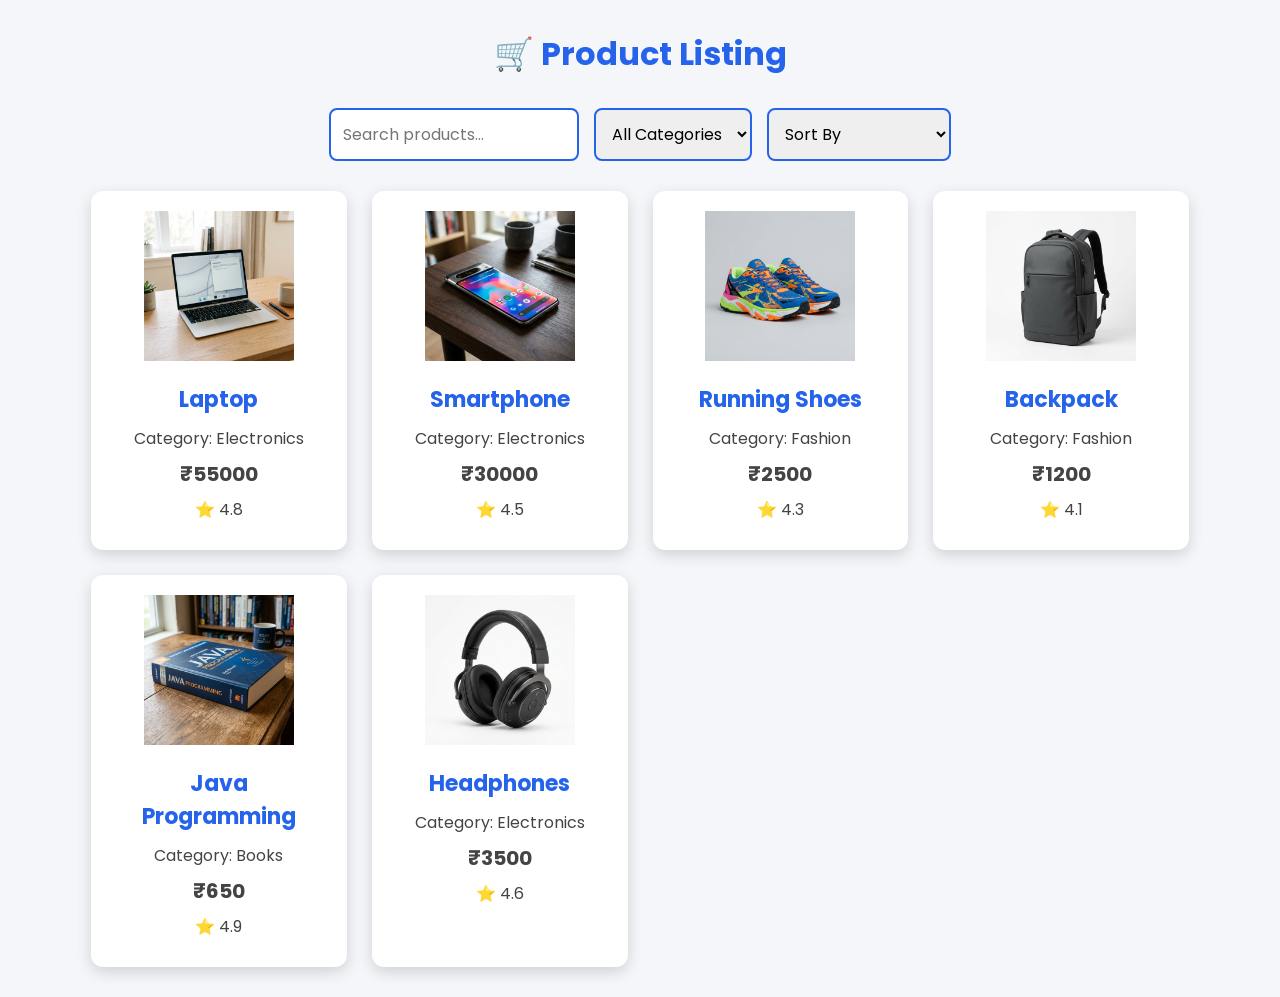
<file: Product-Listing/index.html>
<!DOCTYPE html>
<html lang="en">
<head>
    <meta charset="UTF-8">
    <meta name="viewport" content="width=device-width, initial-scale=1.0">
    <title>Product Listing</title>

    <link rel="stylesheet" href="style.css">
</head>
<body>

<div class="container">

    <h1>🛒 Product Listing</h1>

    <div class="controls">

        <input
            type="text"
            id="search"
            placeholder="Search products...">

        <select id="category">

            <option value="All">All Categories</option>
            <option value="Electronics">Electronics</option>
            <option value="Fashion">Fashion</option>
            <option value="Books">Books</option>

        </select>

        <select id="sort">

            <option value="default">Sort By</option>
            <option value="low">Price: Low to High</option>
            <option value="high">Price: High to Low</option>
            <option value="rating">Rating</option>

        </select>

    </div>

    <div id="productContainer">

    </div>

</div>

<script src="script.js"></script>

</body>
</html>
</file>
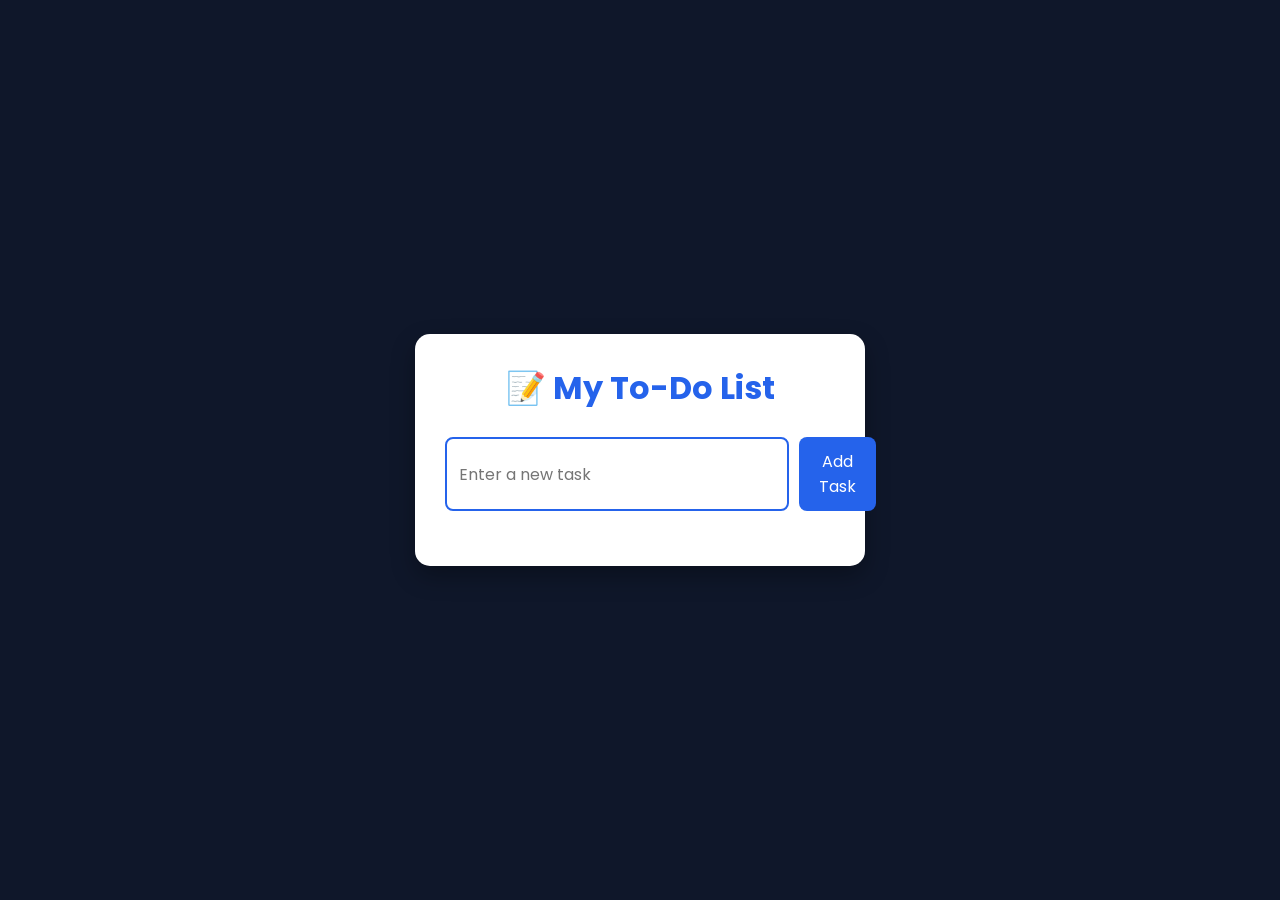
<file: Todo-App/index.html>
<!DOCTYPE html>
<html lang="en">
<head>
    <meta charset="UTF-8">
    <meta name="viewport" content="width=device-width, initial-scale=1.0">
    <title>To-Do List App</title>

    <link rel="stylesheet" href="style.css">
</head>
<body>

<div class="container">

    <h1>📝 My To-Do List</h1>

    <div class="input-box">

        <input
            type="text"
            id="taskInput"
            placeholder="Enter a new task">

        <button id="addBtn">
            Add Task
        </button>

    </div>

    <ul id="taskList">

    </ul>

</div>

<script src="script.js"></script>

</body>
</html>
</file>
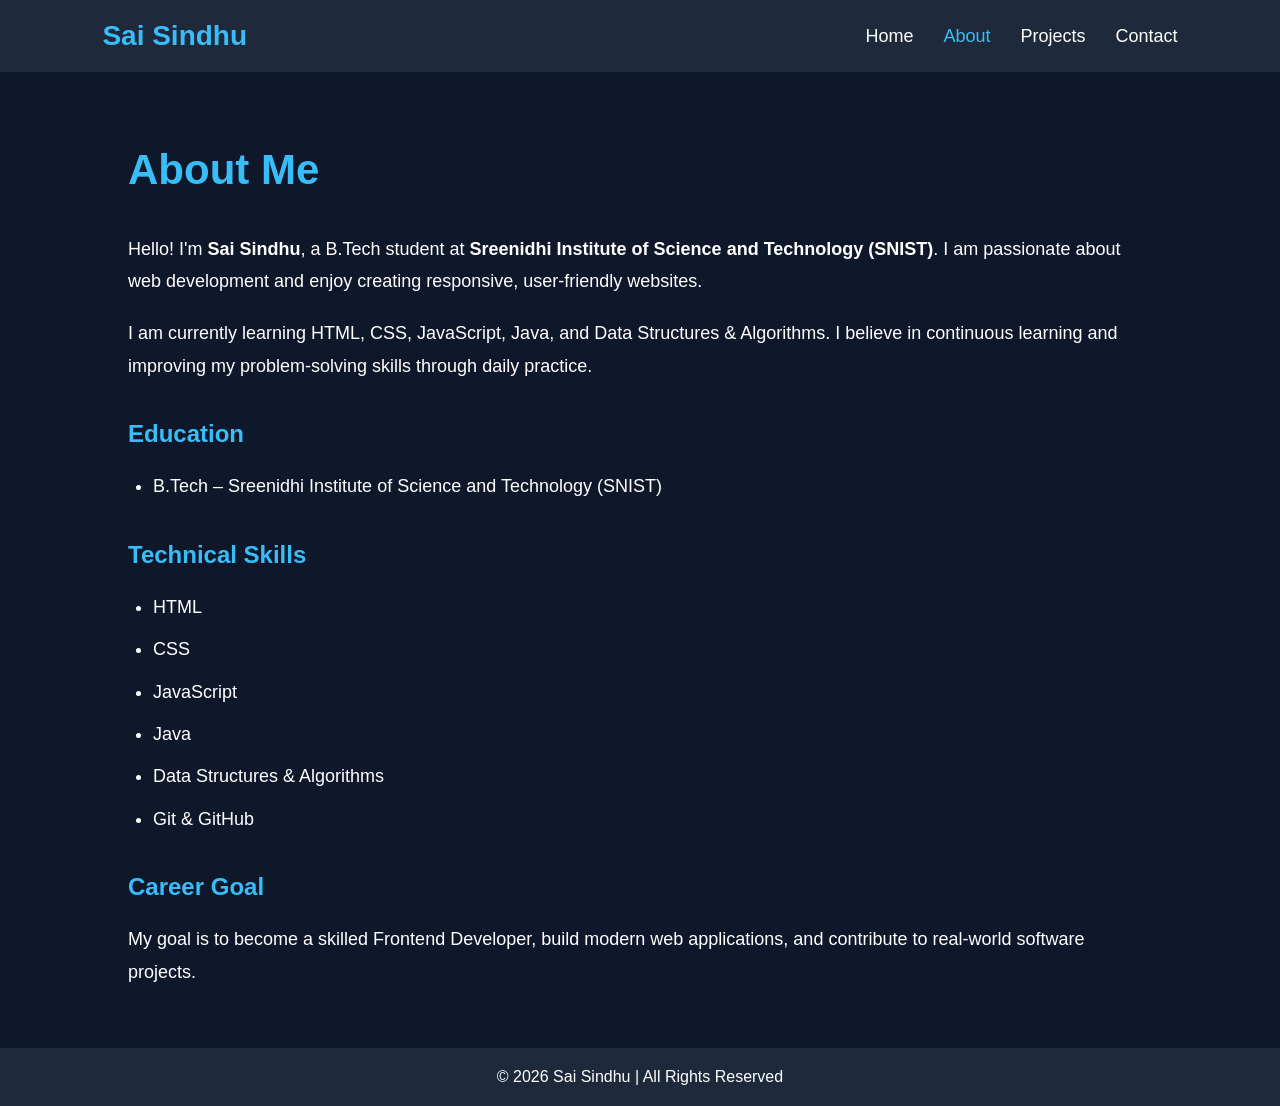
<file: Portfolio-Website/about.html>
<!DOCTYPE html>
<html lang="en">
<head>
    <meta charset="UTF-8">
    <meta name="viewport" content="width=device-width, initial-scale=1.0">
    <title>About | Sai Sindhu</title>

    <link rel="stylesheet" href="style.css">
</head>

<body>

<header>
    <nav class="navbar">

        <h2 class="logo">Sai Sindhu</h2>

        <ul class="nav-links">
            <li><a href="index.html">Home</a></li>
            <li><a href="about.html" class="active">About</a></li>
            <li><a href="projects.html">Projects</a></li>
            <li><a href="contact.html">Contact</a></li>
        </ul>

    </nav>
</header>

<section class="about">

    <h1>About Me</h1>

    <p>
        Hello! I'm <strong>Sai Sindhu</strong>, a B.Tech student at
        <strong>Sreenidhi Institute of Science and Technology (SNIST)</strong>.
        I am passionate about web development and enjoy creating responsive,
        user-friendly websites.
    </p>

    <p>
        I am currently learning HTML, CSS, JavaScript, Java, and Data
        Structures & Algorithms. I believe in continuous learning and
        improving my problem-solving skills through daily practice.
    </p>

    <h2>Education</h2>

    <ul>
        <li>B.Tech – Sreenidhi Institute of Science and Technology (SNIST)</li>
    </ul>

    <h2>Technical Skills</h2>

    <ul>
        <li>HTML</li>
        <li>CSS</li>
        <li>JavaScript</li>
        <li>Java</li>
        <li>Data Structures & Algorithms</li>
        <li>Git & GitHub</li>
    </ul>

    <h2>Career Goal</h2>

    <p>
        My goal is to become a skilled Frontend Developer, build modern web
        applications, and contribute to real-world software projects.
    </p>

</section>

<footer>

    <p>© 2026 Sai Sindhu | All Rights Reserved</p>

</footer>

</body>
</html>
</file>
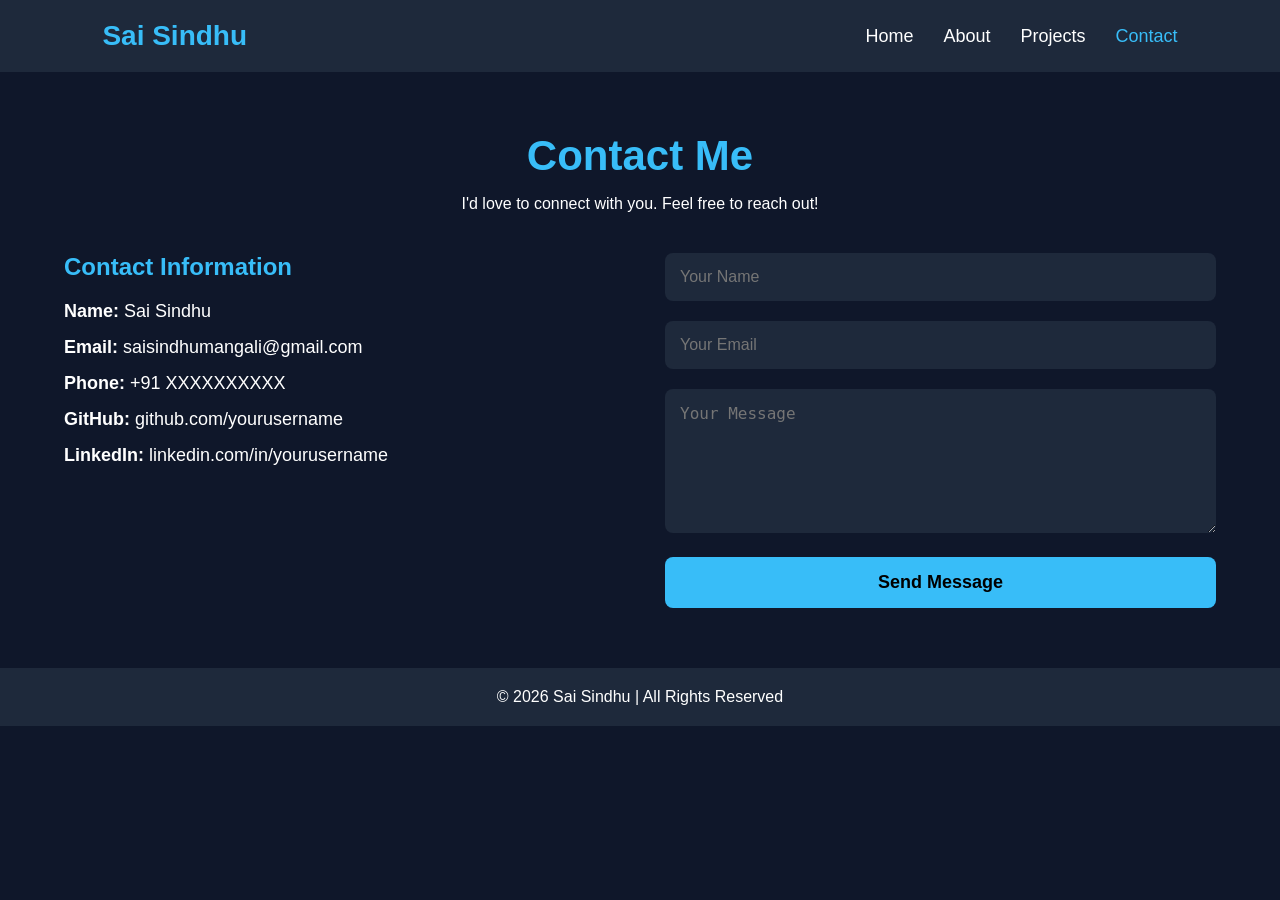
<file: Portfolio-Website/contact.html>
<!DOCTYPE html>
<html lang="en">

<head>
    <meta charset="UTF-8">
    <meta name="viewport" content="width=device-width, initial-scale=1.0">
    <title>Contact | Sai Sindhu</title>

    <link rel="stylesheet" href="style.css">
</head>

<body>

    <nav class="navbar">

        <h2 class="logo">Sai Sindhu</h2>

        <ul class="nav-links">

            <li><a href="index.html">Home</a></li>

            <li><a href="about.html">About</a></li>

            <li><a href="projects.html">Projects</a></li>

            <li><a href="contact.html" class="active">Contact</a></li>

        </ul>

    </nav>

    <section class="contact">

        <h1>Contact Me</h1>

        <p>I'd love to connect with you. Feel free to reach out!</p>

        <div class="contact-container">

            <div class="contact-info">

                <h2>Contact Information</h2>

                <p><strong>Name:</strong> Sai Sindhu</p>

                <p><strong>Email:</strong> saisindhumangali@gmail.com</p>

                <p><strong>Phone:</strong> +91 XXXXXXXXXX</p>

                <p><strong>GitHub:</strong> github.com/yourusername</p>

                <p><strong>LinkedIn:</strong> linkedin.com/in/yourusername</p>

            </div>

            <form class="contact-form">

                <input type="text" placeholder="Your Name" required>

                <input type="email" placeholder="Your Email" required>

                <textarea rows="6" placeholder="Your Message" required></textarea>

                <button type="submit">Send Message</button>

            </form>

        </div>

    </section>

    <footer>

        <p>© 2026 Sai Sindhu | All Rights Reserved</p>

    </footer>

    <script src="script.js"></script>

</body>

</html>
</file>
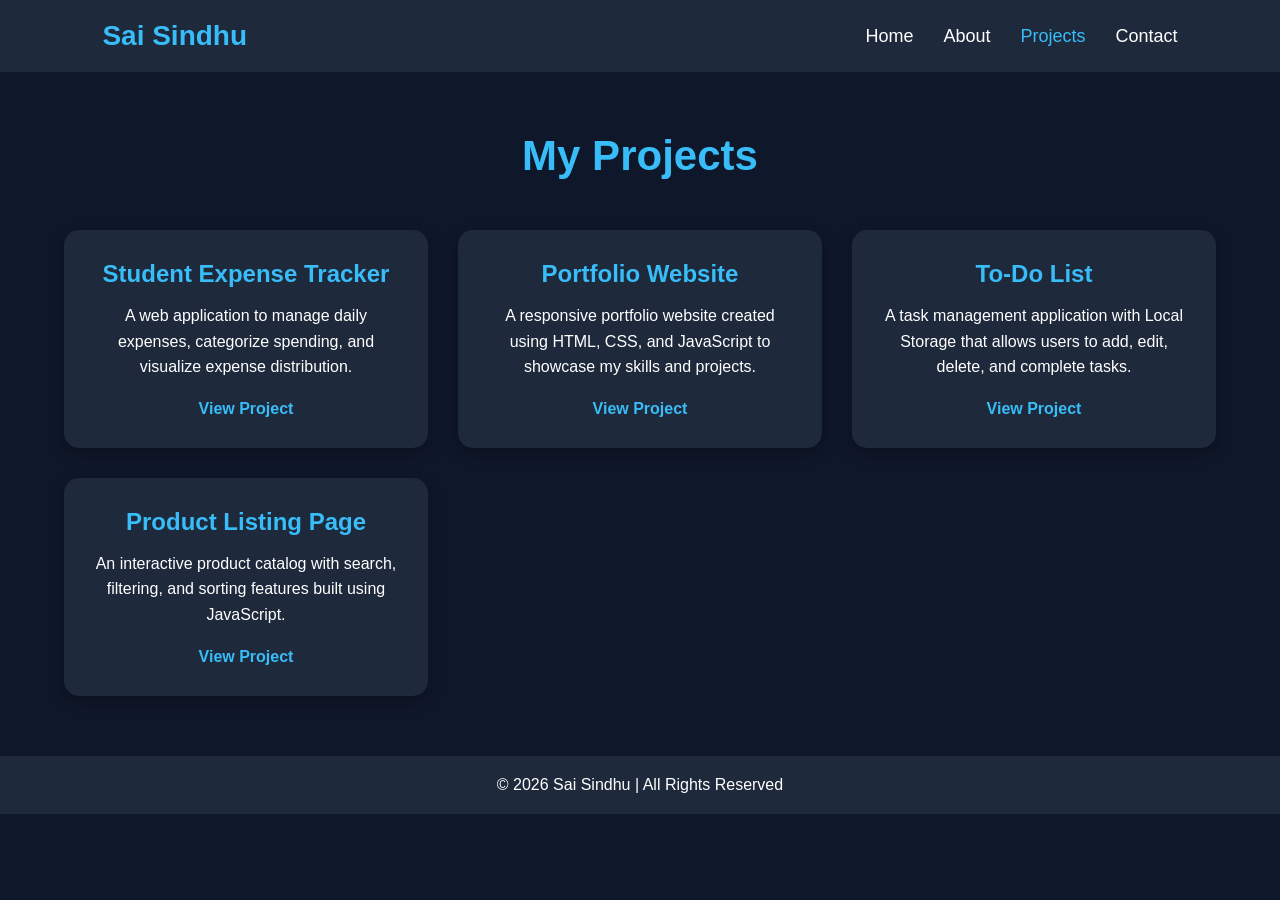
<file: Portfolio-Website/projects.html>
<!DOCTYPE html>
<html lang="en">

<head>
    <meta charset="UTF-8">
    <meta name="viewport" content="width=device-width, initial-scale=1.0">
    <title>Projects | Sai Sindhu</title>

    <link rel="stylesheet" href="style.css">
</head>

<body>

    <nav class="navbar">

        <h2 class="logo">Sai Sindhu</h2>

        <ul class="nav-links">

            <li><a href="index.html">Home</a></li>

            <li><a href="about.html">About</a></li>

            <li><a href="projects.html" class="active">Projects</a></li>

            <li><a href="contact.html">Contact</a></li>

        </ul>

    </nav>

    <section class="projects">

        <h1>My Projects</h1>

        <div class="project-container">

            <div class="card">

                <h2>Student Expense Tracker</h2>

                <p>
                    A web application to manage daily expenses, categorize spending,
                    and visualize expense distribution.
                </p>

                <a href="#">View Project</a>

            </div>

            <div class="card">

                <h2>Portfolio Website</h2>

                <p>
                    A responsive portfolio website created using HTML, CSS, and
                    JavaScript to showcase my skills and projects.
                </p>

                <a href="#">View Project</a>

            </div>

            <div class="card">

                <h2>To-Do List</h2>

                <p>
                    A task management application with Local Storage that allows
                    users to add, edit, delete, and complete tasks.
                </p>

                <a href="#">View Project</a>

            </div>

            <div class="card">

                <h2>Product Listing Page</h2>

                <p>
                    An interactive product catalog with search, filtering, and
                    sorting features built using JavaScript.
                </p>

                <a href="#">View Project</a>

            </div>

        </div>

    </section>

    <footer>

        <p>© 2026 Sai Sindhu | All Rights Reserved</p>

    </footer>

</body>

</html>
</file>
<file: Product-Listing/style.css>
/* Google Font */
@import url('https://fonts.googleapis.com/css2?family=Poppins:wght@300;400;500;600&display=swap');

/* Reset */
*{
    margin:0;
    padding:0;
    box-sizing:border-box;
    font-family:'Poppins',sans-serif;
}

/* Body */
body{
    background:#f4f6f9;
    padding:30px;
}

/* Container */
.container{
    width:90%;
    max-width:1200px;
    margin:auto;
}

/* Heading */
h1{
    text-align:center;
    color:#2563eb;
    margin-bottom:30px;
}

/* Controls */
.controls{
    display:flex;
    justify-content:center;
    gap:15px;
    flex-wrap:wrap;
    margin-bottom:30px;
}

/* Search Box */
.controls input{
    width:250px;
    padding:12px;
    border:2px solid #2563eb;
    border-radius:8px;
    outline:none;
    font-size:16px;
}

/* Dropdowns */
.controls select{
    padding:12px;
    border:2px solid #2563eb;
    border-radius:8px;
    font-size:16px;
    cursor:pointer;
}

/* Product Grid */
#productContainer{
    display:grid;
    grid-template-columns:repeat(auto-fit,minmax(250px,1fr));
    gap:25px;
}

/* Product Card */
.card{
    background:white;
    border-radius:12px;
    box-shadow:0 5px 15px rgba(0,0,0,0.15);
    padding:20px;
    text-align:center;
    transition:0.3s;
}

.card:hover{
    transform:translateY(-8px);
}

/* Product Image */
.card img{
    width:150px;
    height:150px;
    object-fit:contain;
    margin-bottom:15px;
}

/* Product Name */
.card h2{
    color:#2563eb;
    font-size:22px;
    margin-bottom:10px;
}

/* Product Details */
.card p{
    margin:8px 0;
    color:#444;
}

/* Price */
.price{
    font-size:20px;
    font-weight:bold;
    color:#16a34a;
}

/* Responsive */
@media(max-width:768px){

    .controls{
        flex-direction:column;
        align-items:center;
    }

    .controls input,
    .controls select{
        width:100%;
        max-width:350px;
    }
}
</file>
<file: Todo-App/style.css>
/* Google Font */
@import url('https://fonts.googleapis.com/css2?family=Poppins:wght@300;400;500;600&display=swap');

/* Reset */
*{
    margin:0;
    padding:0;
    box-sizing:border-box;
    font-family:'Poppins',sans-serif;
}

/* Body */
body{
    background:#0f172a;
    display:flex;
    justify-content:center;
    align-items:center;
    min-height:100vh;
} 

/* Main Container */
.container{
    width:450px;
    background:white;
    padding:30px;
    border-radius:15px;
    box-shadow:0 10px 25px rgba(0,0,0,0.3);
}

/* Heading */
.container h1{
    text-align:center;
    color:#2563eb;
    margin-bottom:25px;
}

/* Input Section */
.input-box{
    display:flex;
    gap:10px;
    margin-bottom:25px;
}

.input-box input{
    flex:1;
    padding:12px;
    border:2px solid #2563eb;
    border-radius:8px;
    outline:none;
    font-size:16px;
}

.input-box button{
    background:#2563eb;
    color:white;
    border:none;
    padding:12px 20px;
    border-radius:8px;
    cursor:pointer;
    font-size:16px;
    transition:0.3s;
}

.input-box button:hover{
    background:#1d4ed8;
}

/* Task List */
#taskList{
    list-style:none;
}

/* Each Task */
#taskList li{
    display:flex;
    justify-content:space-between;
    align-items:center;
    background:#f3f4f6;
    padding:12px;
    border-radius:8px;
    margin-bottom:10px;
    font-size:17px;
}

/* Completed Task */
.completed{
    text-decoration:line-through;
    color:gray;
}

/* Buttons */
.actions button{
    margin-left:8px;
    border:none;
    padding:6px 10px;
    border-radius:6px;
    cursor:pointer;
    color:white;
}

.edit-btn{
    background:#f59e0b;
}

.delete-btn{
    background:#ef4444;
}

.complete-btn{
    background:#22c55e;
}

/* Responsive */
@media(max-width:500px){

    .container{
        width:90%;
    }

    .input-box{
        flex-direction:column;
    }

    .input-box button{
        width:100%;
    }
}
</file>
<file: Portfolio-Website/style.css>
/* Reset */
* {
    margin: 0;
    padding: 0;
    box-sizing: border-box;
}

/* Body */
body {
    font-family: Arial, sans-serif;
    background-color: #0f172a;
    color: white;
}

/* Navigation */
.navbar {
    display: flex;
    justify-content: space-between;
    align-items: center;
    padding: 20px 8%;
    background-color: #1e293b;
    position: sticky;
    top: 0;
}

.logo {
    font-size: 28px;
    color: #38bdf8;
}

.nav-links {
    list-style: none;
    display: flex;
    gap: 30px;
}

.nav-links li {
    display: inline;
}

.nav-links a {
    text-decoration: none;
    color: white;
    font-size: 18px;
    transition: 0.3s;
}

.nav-links a:hover,
.nav-links .active {
    color: #38bdf8;
}

/* Hero Section */
.hero {
    display: flex;
    justify-content: space-between;
    align-items: center;
    padding: 80px 8%;
    min-height: 90vh;
}

.hero-text {
    width: 55%;
}

.hero-text h3 {
    font-size: 24px;
    color: #38bdf8;
}

.hero-text h1 {
    font-size: 60px;
    margin: 15px 0;
}

.hero-text h2 {
    font-size: 32px;
    color: #cbd5e1;
    margin-bottom: 20px;
}

.hero-text p {
    font-size: 18px;
    line-height: 1.7;
    margin-bottom: 30px;
}

/* Button */
.btn {
    display: inline-block;
    text-decoration: none;
    background: #38bdf8;
    color: black;
    padding: 12px 28px;
    border-radius: 8px;
    font-weight: bold;
    transition: 0.3s;
}

.btn:hover {
    background: white;
}

/* Profile Image */
.hero-image img {
    width: 320px;
    height: 320px;
    border-radius: 50%;
    border: 5px solid #38bdf8;
    object-fit: cover;
}

/* Footer */
footer {
    text-align: center;
    padding: 20px;
    background-color: #1e293b;
}

/* Responsive */
@media (max-width: 768px) {

    .navbar {
        flex-direction: column;
        gap: 15px;
    }

    .nav-links {
        flex-direction: column;
        text-align: center;
        gap: 15px;
    }

    .hero {
        flex-direction: column;
        text-align: center;
    }

    .hero-text {
        width: 100%;
    }

    .hero-image img {
        width: 250px;
        height: 250px;
        margin-top: 40px;
    }

    .hero-text h1 {
        font-size: 45px;
    }

    .hero-text h2 {
        font-size: 26px;
    }
}
/* About Page */

.about{
    width:80%;
    margin:60px auto;
    line-height:1.8;
}

.about h1{
    font-size:42px;
    color:#38bdf8;
    margin-bottom:25px;
}

.about h2{
    margin-top:30px;
    margin-bottom:15px;
    color:#38bdf8;
}

.about p{
    font-size:18px;
    margin-bottom:20px;
}

.about ul{
    margin-left:25px;
}

.about li{
    margin-bottom:10px;
    font-size:18px;
}
/* Projects Page */

.projects{
    width:90%;
    margin:60px auto;
    text-align:center;
}

.projects h1{
    font-size:42px;
    color:#38bdf8;
    margin-bottom:50px;
}

.project-container{
    display:grid;
    grid-template-columns:repeat(auto-fit,minmax(280px,1fr));
    gap:30px;
}

.card{

    background:#1e293b;
    padding:30px;
    border-radius:15px;

    transition:.4s;

    box-shadow:0 5px 15px rgba(0,0,0,.3);

}

.card:hover{

    transform:translateY(-10px);

}

.card h2{

    color:#38bdf8;
    margin-bottom:15px;

}

.card p{

    margin-bottom:20px;
    line-height:1.6;

}

.card a{

    text-decoration:none;
    color:#38bdf8;
    font-weight:bold;

}

.card a:hover{

    color:white;

}
/* Contact Page */

.contact{

    width:90%;
    margin:60px auto;

}

.contact h1{

    text-align:center;
    color:#38bdf8;
    font-size:42px;
    margin-bottom:15px;

}

.contact>p{

    text-align:center;
    margin-bottom:40px;

}

.contact-container{

    display:flex;
    justify-content:space-between;
    gap:50px;
    flex-wrap:wrap;

}

.contact-info{

    flex:1;
    min-width:280px;

}

.contact-info h2{

    color:#38bdf8;
    margin-bottom:20px;

}

.contact-info p{

    margin:15px 0;
    font-size:18px;

}

.contact-form{

    flex:1;
    min-width:300px;

}

.contact-form input,
.contact-form textarea{

    width:100%;
    padding:15px;
    margin-bottom:20px;

    border:none;
    border-radius:8px;

    background:#1e293b;
    color:white;

    font-size:16px;

}

.contact-form button{

    width:100%;
    padding:15px;

    background:#38bdf8;

    border:none;

    border-radius:8px;

    font-size:18px;

    font-weight:bold;

    cursor:pointer;

    transition:.3s;

}

.contact-form button:hover{

    background:white;

}
</file>
